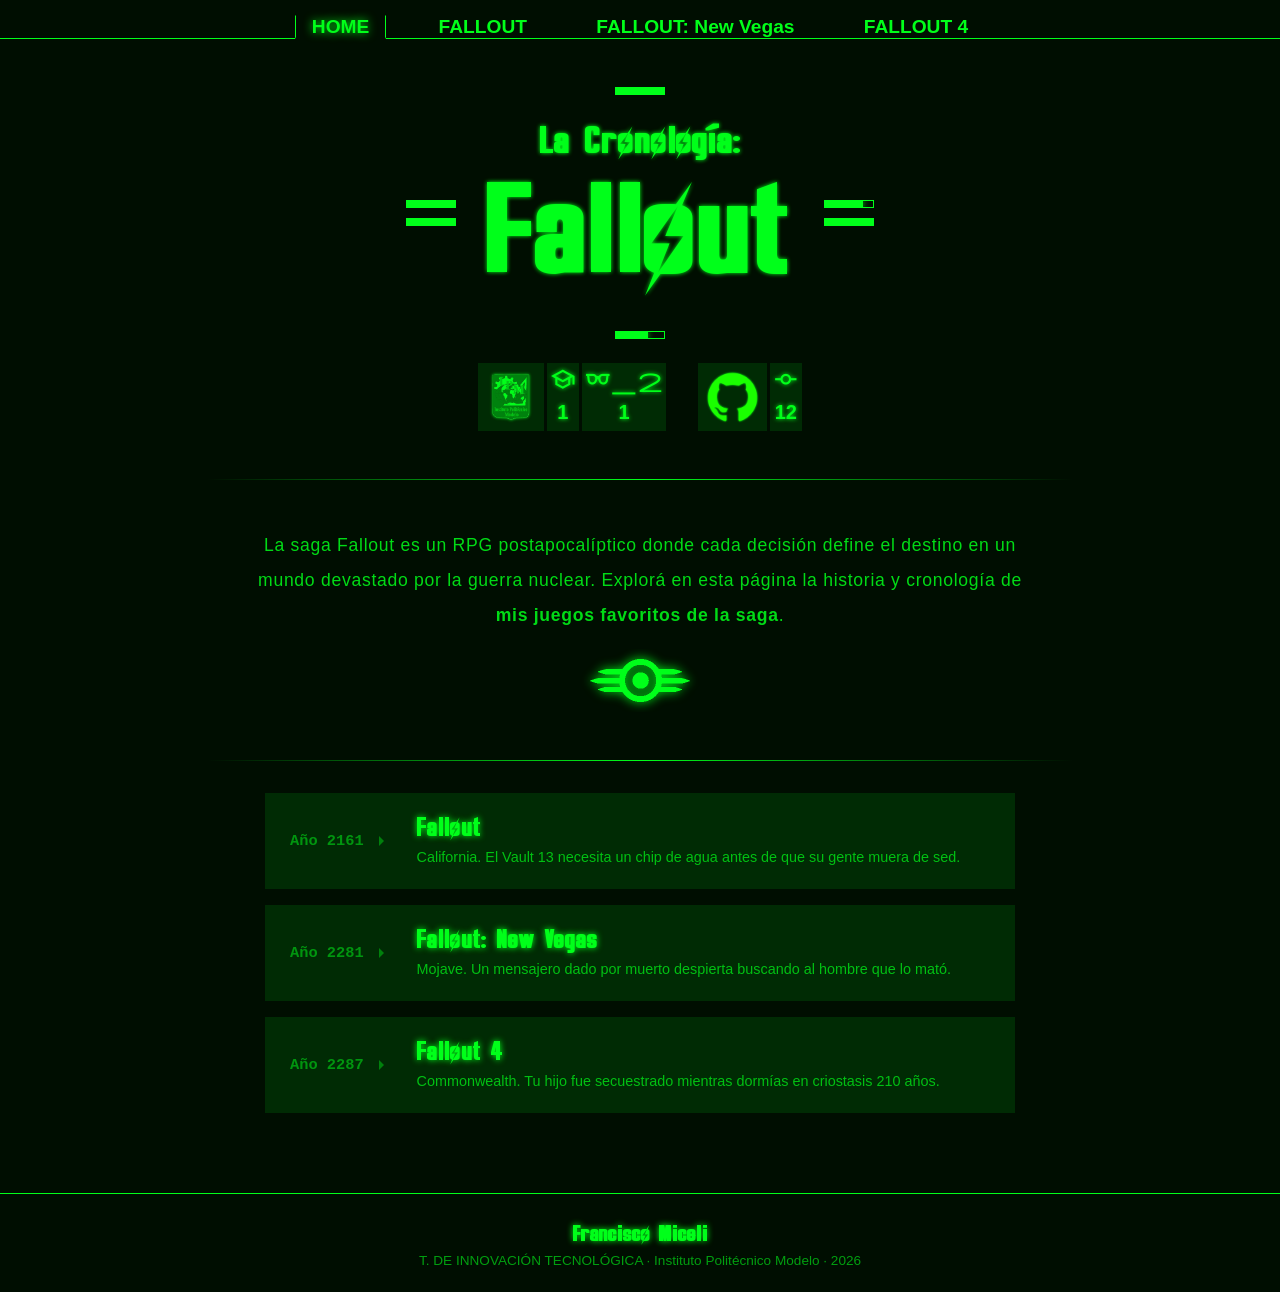
<file: paginaMiceli/index.html>
<!DOCTYPE html>
<html lang="en">
<head>
  <meta charset="UTF-8">
  <meta name="viewport" content="width=device-width, initial-scale=1.0">
  <title>Fallout: Cronología</title>
  <link rel="shortcut icon" href="img/logo100px.png" type="image/x-icon">
  <link rel="stylesheet" href="styles.css">
  <link rel="stylesheet" href="https://fonts.googleapis.com/css2?family=Material+Symbols+Outlined:opsz,wght,FILL,GRAD@24,300,1,0&icon_names=arrow_right,commit,eyeglasses_2,fork_right,person,school" />
</head>
<body>
  <header class="header">
    <nav class="headerNav" id="mainNav">
      <ul class="headerList">
        <li class="headerItem">
          <a href="index.html" class="headerLink active" data-mobile="H ">HOME</a>                
        </li>
        <li class="headerItem">
          <a href="fallout.html" class="headerLink" data-mobile="F1">FALLOUT</a>
        </li>
        <li class="headerItem">
          <a href="falloutnv.html" class="headerLink" data-mobile="FNV">FALLOUT: New Vegas</a>
        </li>
        <li class="headerItem">
          <a href="fallout4.html" class="headerLink" data-mobile="F4">FALLOUT 4</a>
        </li>
    </ul>
    </nav>      
  </header>

  <main>
  <section class="heroSection">
    <div class="pipboyConditionContainer">

      <div class="conditionArriba">
        <div class="statBarH"><div class="statFill" style="width:100%"></div></div>
      </div>

      <div class="conditionMedio">
        <div class="conditionBarras conditionBarrasIzquierda">
          <div class="statBarH"><div class="statFill" style="width:100%"></div></div>
          <div class="statBarH"><div class="statFill" style="width:100%"></div></div>
        </div>

        <div class="textoMedio">
          <h1 class="titulos">
            <span class="titulo parteArriba textoEspecialHover">
              La Cronología:
            </span>
            <span class="titulo parteAbajo textoEspecialHover">
              Fallout
            </span>
          </h1>
        </div>

        <div class="conditionBarras conditionBarrasDerecha">
          <div class="statBarH"><div class="statFill" style="width:80%"></div></div>
          <div class="statBarH"><div class="statFill" style="width:100%"></div></div>
        </div>
      </div>

      <div class="conditionAbajo">
        <div class="statBarH"><div class="statFill" style="width:67%"></div></div>
      </div>

    </div>
    <div class="infoContainer">
      <div class="box">
        <a href="https://www.ipm.edu.ar" class="logoContainer" target="_blank">
          <img src="img/logoPoli.png" alt="logo del instituto politécnico modelo" title="Para TP del Instituto Politécnico Modelo">
        </a>
        <div class="dataContainer" title="Creador de la Página/Alumno: Francisco Miceli">
          <span class="material-symbols-outlined">school</span>
          <p>1</p>
        </div>
        <div class="dataContainer" title="Profesor: Franco Callipo">
          <span class="material-symbols-outlined">eyeglasses_2</span>
          <p>1</p>
        </div>
      </div>
      <div class="box">
        <a href="https://github.com/Instituto-Politecnico-Modelo/Miceli-Tabuada-EjerciciosFront/tree/main" class="logoContainer" target="_blank">
          <img src="img/logoGithub.png" alt="logo de github" title="Repositorio Github">
        </a>
        <div class="dataContainer" title="Cantidad de Commits en Github: 12">
          <span class="material-symbols-outlined">commit</span>
          <p>12</p>
        </div>
      </div>
    </div>
  </section>
    
    <section class="introSection">
      <h3 class="introDesc">
        La saga Fallout es un RPG postapocalíptico donde cada decisión define el destino en un mundo devastado por la guerra nuclear.
        Explorá en esta página la historia y cronología de <strong class="textoEspecialHover">mis juegos favoritos de la saga</strong>.
      </h3>
      <img src="img/logoVaulttec.png" alt="logo de Vault-Tec" class="introFoto">
    </section>

    <section class="gamesSection">
      <a href="fallout.html" class="gameCard">
        <div class="gameIzquierda">
          <span class="gameYear">Año 2161</span>
          <span class="material-symbols-outlined gameArrow">arrow_right</span>
        </div>
        <div class="gameDerecha">
          <h2 class="gameTitle">Fallout</h2>
          <p class="gameDesc">California. El Vault 13 necesita un chip de agua antes de que su gente muera de sed.</p>
        </div>
      </a>
      <a href="falloutnv.html" class="gameCard">
        <div class="gameIzquierda">
          <span class="gameYear">Año 2281</span>
          <span class="material-symbols-outlined gameArrow">arrow_right</span>
        </div>
        <div class="gameDerecha">
          <h2 class="gameTitle">Fallout: New Vegas</h2>
          <p class="gameDesc">Mojave. Un mensajero dado por muerto despierta buscando al hombre que lo mató.</p>
        </div>
      </a>
      <a href="fallout4.html" class="gameCard">
        <div class="gameIzquierda">
          <span class="gameYear">Año 2287</span>
          <span class="material-symbols-outlined gameArrow">arrow_right</span>
        </div>
        <div class="gameDerecha">
          <h2 class="gameTitle">Fallout 4</h2>
          <p class="gameDesc">Commonwealth. Tu hijo fue secuestrado mientras dormías en criostasis 210 años.</p>
        </div>
      </a>
    </section>

  </main>

  <footer class="footer">
    <a class="textoEspecialHover footerNombre" href="https://www.instagram.com/franmicelii/" target="_blank">Francisco Miceli</a>
    <p class="footerInfo">T. DE INNOVACIÓN TECNOLÓGICA · Instituto Politécnico Modelo · 2026</p>
  </footer>

</body>
</html>
</file>
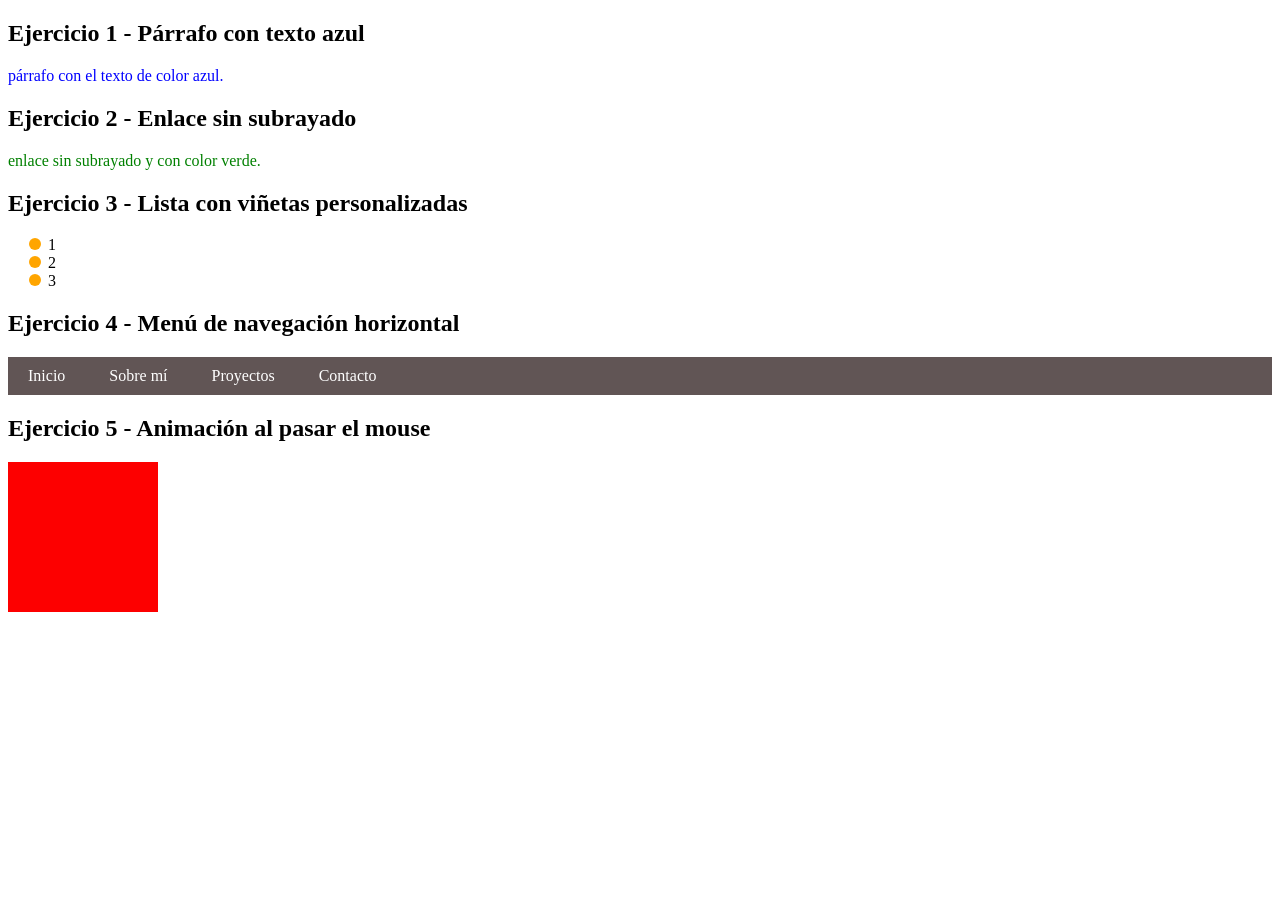
<file: EjerciciosFront/CssP1/index.html>
<!DOCTYPE html>
<html lang="es">
<head>
    <meta charset="UTF-8">
    <title>Ejercicios CSS</title>
    <link rel="stylesheet" href="styles.css">
</head>
<body>

    <h2>Ejercicio 1 - Párrafo con texto azul</h2>
    <p class="parrafo-azul">párrafo con el texto de color azul.</p>

    <h2>Ejercicio 2 - Enlace sin subrayado</h2>
    <a class="enlace-custom" href="#"> enlace sin subrayado y con color verde.</a>

    <h2>Ejercicio 3 - Lista con viñetas personalizadas</h2>
    <ul class="lista-custom">
        <li>1</li>
        <li>2</li>
        <li>3</li>
    </ul>

    <h2>Ejercicio 4 - Menú de navegación horizontal</h2>
    <ul class="menu">
        <li><a href="#">Inicio</a></li>
        <li><a href="#">Sobre mí</a></li>
        <li><a href="#">Proyectos</a></li>
        <li><a href="#">Contacto</a></li>
    </ul>

    <h2>Ejercicio 5 - Animación al pasar el mouse</h2>
    <div class="caja"></div>

</body>
</html>
</file>
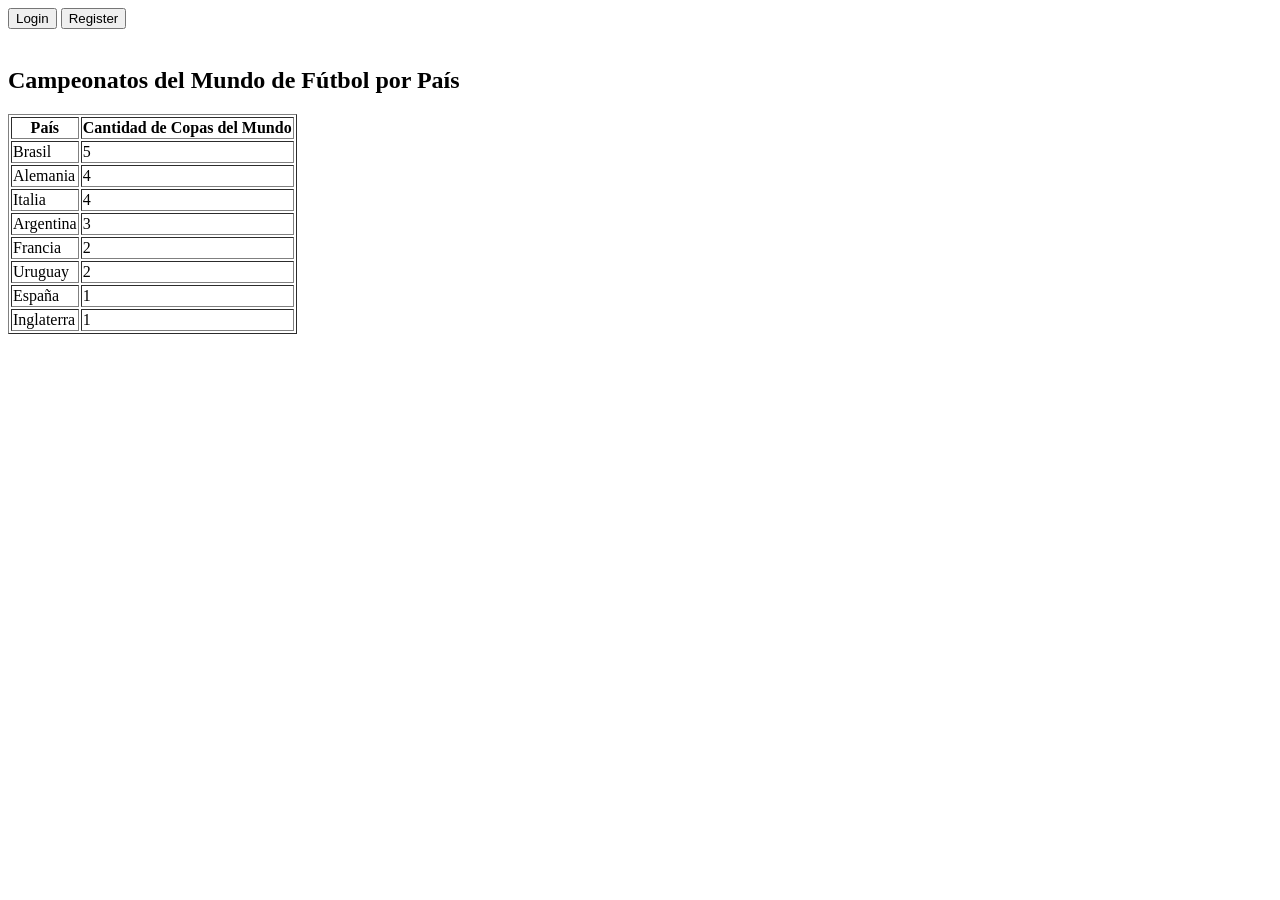
<file: EjerciciosFront/HtmlP2/index.html>
<!DOCTYPE html>
<html lang="es">
<head>
    <meta charset="UTF-8">
    <title>Copas del Mundo por País</title>
</head>
<body>

    <div>
        <button onclick="location.href='login.html'">Login</button>
        <button onclick="location.href='register.html'">Register</button>
    </div>

    <br>

    <h2>Campeonatos del Mundo de Fútbol por País</h2>

    <table border="1">
        <thead>
            <tr>
                <th>País</th>
                <th>Cantidad de Copas del Mundo</th>
            </tr>
        </thead>
        <tbody>
            <tr>
                <td>Brasil</td>
                <td>5</td>
            </tr>
            <tr>
                <td>Alemania</td>
                <td>4</td>
            </tr>
            <tr>
                <td>Italia</td>
                <td>4</td>
            </tr>
            <tr>
                <td>Argentina</td>
                <td>3</td>
            </tr>
            <tr>
                <td>Francia</td>
                <td>2</td>
            </tr>
            <tr>
                <td>Uruguay</td>
                <td>2</td>
            </tr>
            <tr>
                <td>España</td>
                <td>1</td>
            </tr>
            <tr>
                <td>Inglaterra</td>
                <td>1</td>
            </tr>
        </tbody>
    </table>

</body>
</html>
</file>
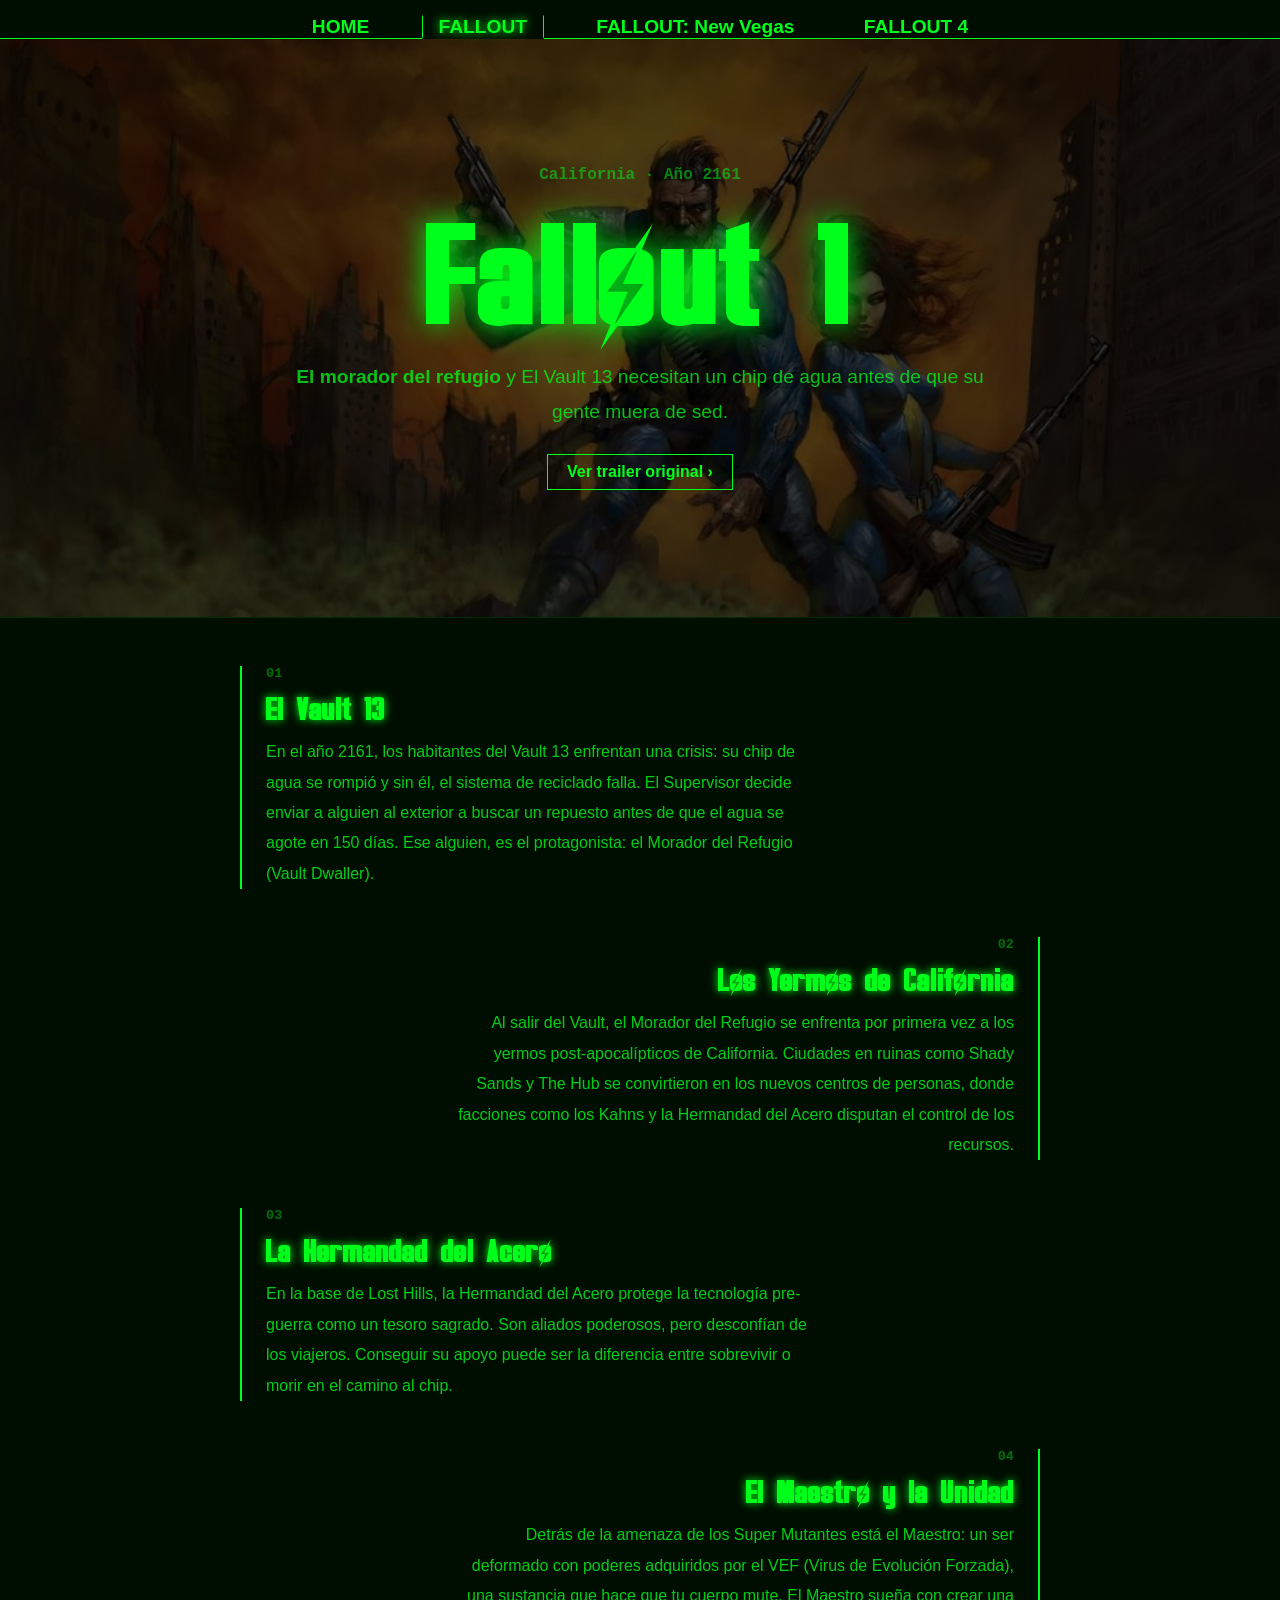
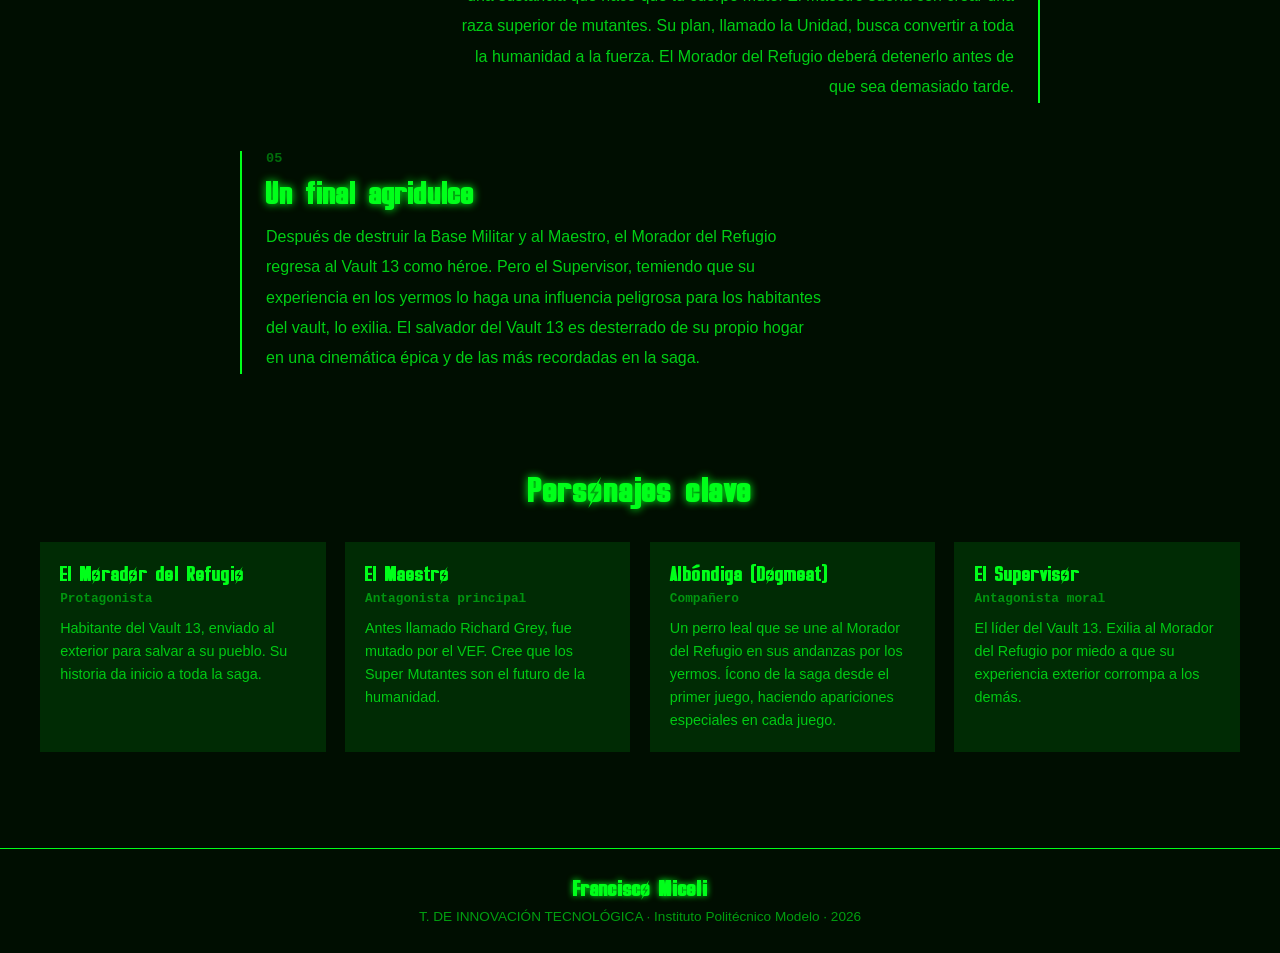
<file: paginaMiceli/fallout.html>
<!DOCTYPE html>
<html lang="en">
<head>
  <meta charset="UTF-8">
  <meta name="viewport" content="width=device-width, initial-scale=1.0">
  <title>Fallout 1: Cronología</title>
  <link rel="shortcut icon" href="img/logo100px.png" type="image/x-icon">
  <link rel="stylesheet" href="styles.css">
  <link rel="stylesheet" href="fallout.css">
  <link rel="stylesheet" href="https://fonts.googleapis.com/css2?family=Material+Symbols+Outlined:opsz,wght,FILL,GRAD@24,300,0,0&icon_names=fork_right" />
  <link rel="stylesheet" href="https://fonts.googleapis.com/css2?family=Material+Symbols+Outlined:opsz,wght,FILL,GRAD@24,300,0,0&icon_names=person" />
</head>
<body>
  <header class="header">
    <nav class="headerNav" id="mainNav">
      <ul class="headerList">
        <li class="headerItem">
          <a href="index.html" class="headerLink" data-mobile="H">HOME</a>                
        </li>
        <li class="headerItem">
          <a href="fallout.html" class="headerLink active" data-mobile="F1">FALLOUT</a>
        </li>
        <li class="headerItem">
          <a href="falloutnv.html" class="headerLink" data-mobile="FNV">FALLOUT: New Vegas</a>
        </li>
        <li class="headerItem">
          <a href="fallout4.html" class="headerLink" data-mobile="F4">FALLOUT 4</a>
        </li>
    </ul>
    </nav>      
  </header>

  <main>

    <section class="heroSection1">
      <div class="gameHero">
        <div class="gameHeroContent">
          <p class="gameHeroYear">California · Año 2161</p>
          <h1 class="gameHeroTitle textoEspecialHover">Fallout 1</h1>
          <h4 class="gameHeroSub"><strong class="textoEspecialHover">El morador del refugio</strong> y El Vault 13 necesitan un chip de agua antes de que su gente muera de sed.</h4>
          <a href="https://www.youtube.com/watch?v=60vqfUQHqc0" target="_blank" rel="noopener" class="gameHeroLink">Ver trailer original ›</a>
        </div>
      </div>
    </section>
    
    <section class="storyline">

      <article class="storyChapter">
        <div class="chapterText">
          <span class="chapterNumber">01</span>
          <h2 class="chapterTitle">El Vault 13</h2>
          <p class="chapterDesc">
            En el año 2161, los habitantes del Vault 13 enfrentan una crisis: su chip de agua se rompió y sin él,
            el sistema de reciclado falla. El Supervisor decide enviar a alguien al exterior a buscar un repuesto
            antes de que el agua se agote en 150 días. Ese alguien, es el protagonista: el Morador del Refugio (Vault Dwaller).
          </p>
        </div>
      </article>

      <article class="storyChapter chapterReverse">
        <div class="chapterText">
          <span class="chapterNumber">02</span>
          <h2 class="chapterTitle">Los Yermos de California</h2>
          <p class="chapterDesc">
            Al salir del Vault, el Morador del Refugio se enfrenta por primera vez a los yermos post-apocalípticos
            de California. Ciudades en ruinas como Shady Sands y The Hub se convirtieron en los nuevos centros
            de personas, donde facciones como los Kahns y la Hermandad del Acero disputan el control de los recursos.
          </p>
        </div>
      </article>

      <article class="storyChapter">
        <div class="chapterText">
          <span class="chapterNumber">03</span>
          <h2 class="chapterTitle">La Hermandad del Acero</h2>
          <p class="chapterDesc">
            En la base de Lost Hills, la Hermandad del Acero protege la tecnología pre-guerra como un tesoro
            sagrado. Son aliados poderosos, pero desconfían de los viajeros. Conseguir su apoyo puede ser la
            diferencia entre sobrevivir o morir en el camino al chip.
          </p>
        </div>
      </article>

      <article class="storyChapter chapterReverse">
        <div class="chapterText">
          <span class="chapterNumber">04</span>
          <h2 class="chapterTitle">El Maestro y la Unidad</h2>
          <p class="chapterDesc">
            Detrás de la amenaza de los Super Mutantes está el Maestro: un ser deformado con poderes adquiridos
            por el VEF (Virus de Evolución Forzada), una sustancia que hace que tu cuerpo mute. El Maestro sueña con crear 
            una raza superior de mutantes. Su plan, llamado la Unidad, busca convertir a toda la humanidad a la fuerza.
            El Morador del Refugio deberá detenerlo antes de que sea demasiado tarde.
          </p>
        </div>
      </article>

      <article class="storyChapter">
        <div class="chapterText">
          <span class="chapterNumber">05</span>
          <h2 class="chapterTitle">Un final agridulce</h2>
          <p class="chapterDesc">
            Después de destruir la Base Militar y al Maestro, el Morador del Refugio regresa al Vault 13 como héroe.
            Pero el Supervisor, temiendo que su experiencia en los yermos lo haga una influencia peligrosa para
            los habitantes del vault, lo exilia. El salvador del Vault 13 es desterrado de su propio hogar 
            en una cinemática épica y de las más recordadas en la saga.
          </p>
        </div>
      </article>

    </section>

    <section class="personajesSection">
      <h2 class="personajesTitle textoEspecialHover">Personajes clave</h2>
      <div class="personajesGrid">
        <div class="personajeCard">
          <h3 class="personajeName ">El Morador del Refugio</h3>
          <p class="personajeRol">Protagonista</p>
          <p class="personajeDesc">Habitante del Vault 13, enviado al exterior para salvar a su pueblo.
            Su historia da inicio a toda la saga.</p>
        </div>
        <div class="personajeCard">
          <h3 class="personajeName">El Maestro</h3>
          <p class="personajeRol">Antagonista principal</p>
          <p class="personajeDesc">Antes llamado Richard Grey, fue mutado por el VEF. Cree que los Super Mutantes son el futuro de la humanidad.</p>
        </div>
        <div class="personajeCard">
          <h3 class="personajeName">Albóndiga (Dogmeat)</h3>
          <p class="personajeRol">Compañero</p>
          <p class="personajeDesc">Un perro leal que se une al Morador del Refugio en sus andanzas por los yermos.
            Ícono de la saga desde el primer juego, haciendo apariciones especiales en cada juego.</p>
        </div>
        <div class="personajeCard">
          <h3 class="personajeName">El Supervisor</h3>
          <p class="personajeRol">Antagonista moral</p>
          <p class="personajeDesc">El líder del Vault 13. 
            Exilia al Morador del Refugio por miedo a que su experiencia exterior corrompa a los demás.</p>
        </div>
      </div>
    </section>

  </main>

  <footer class="footer">
    <a class="textoEspecialHover footerNombre" href="https://www.instagram.com/franmicelii/" target="_blank">Francisco Miceli</a>
    <p class="footerInfo">T. DE INNOVACIÓN TECNOLÓGICA · Instituto Politécnico Modelo · 2026</p>
  </footer>
</body>
</html>
</file>
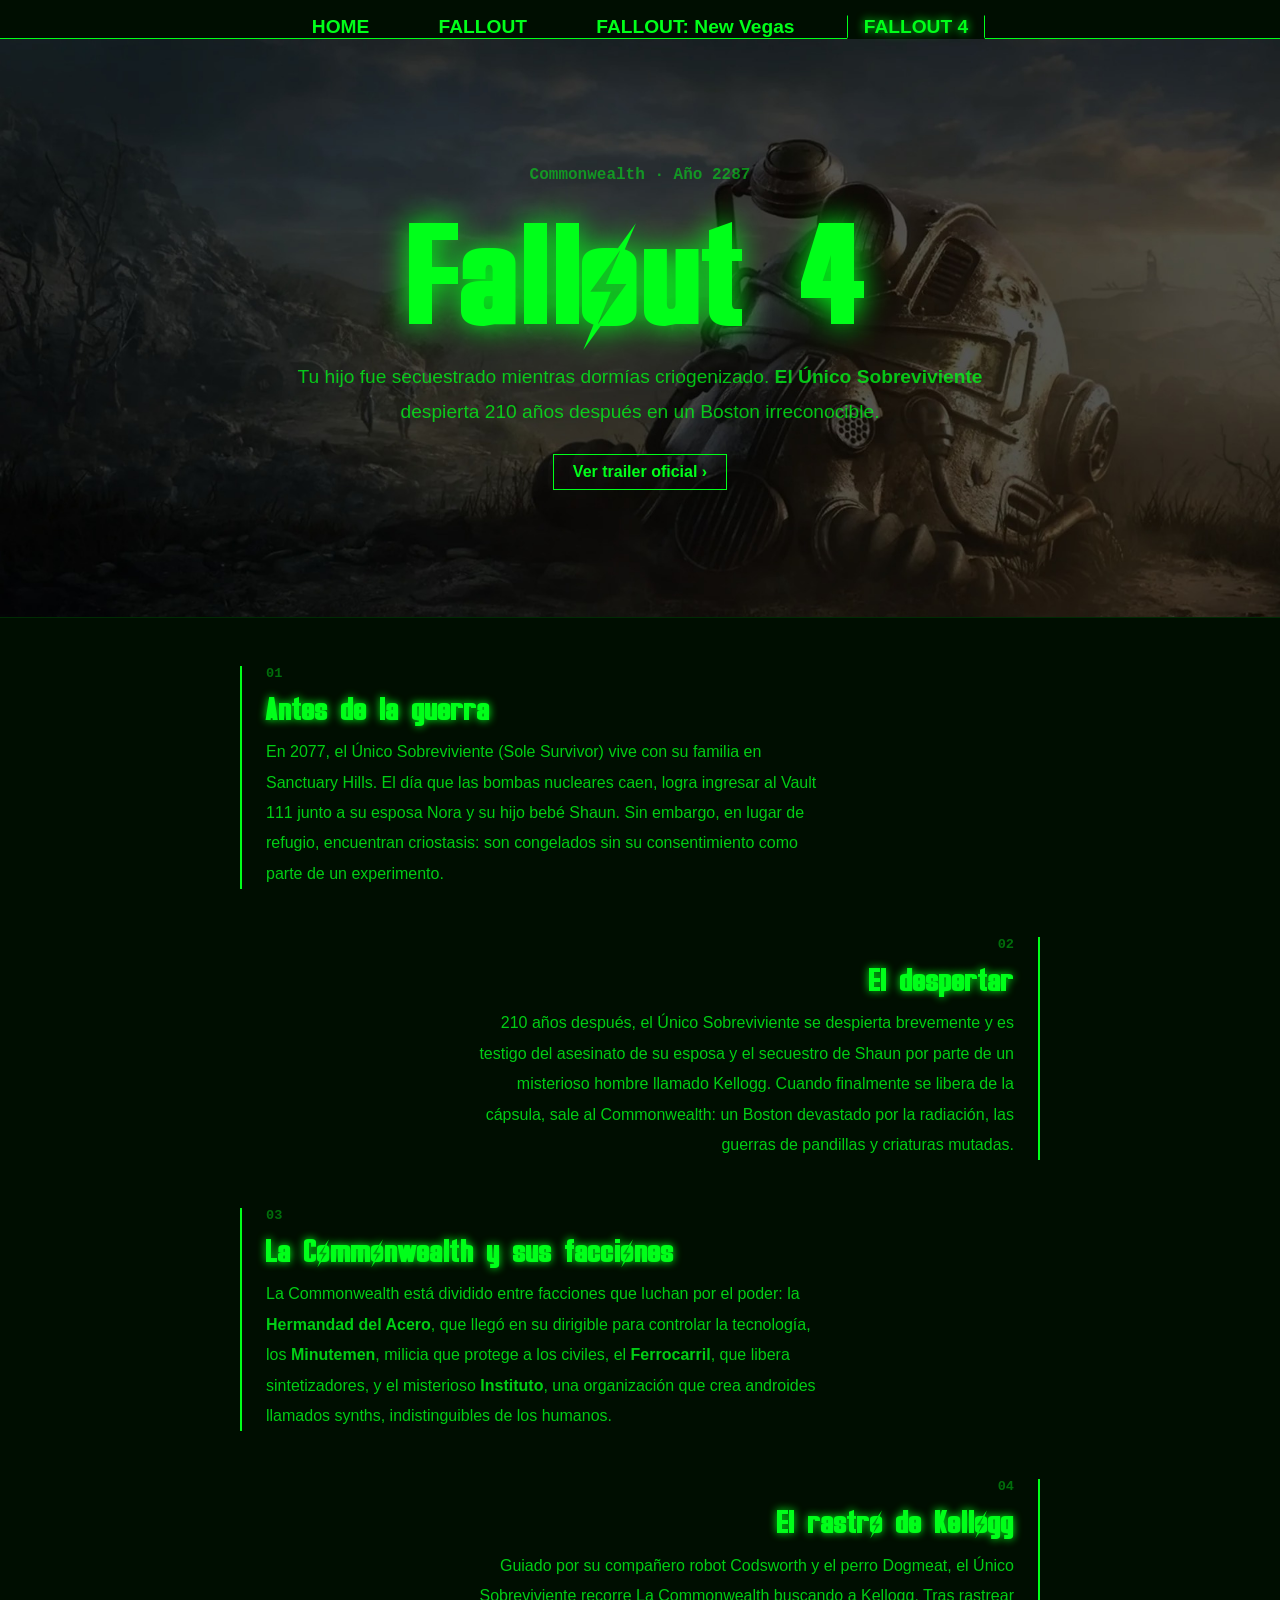
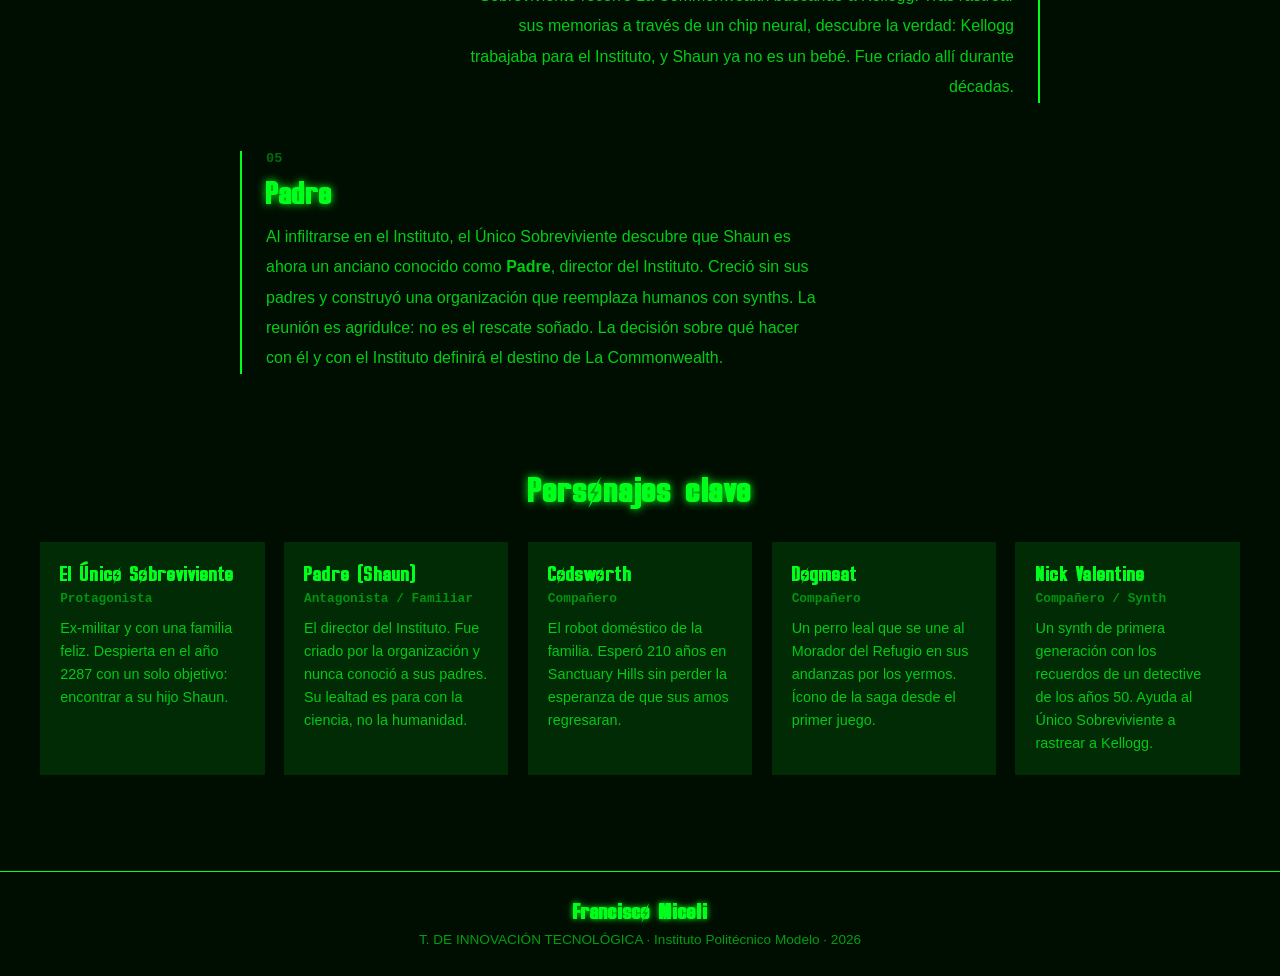
<file: paginaMiceli/fallout4.html>
<!DOCTYPE html>
<html lang="en">
<head>
  <meta charset="UTF-8">
  <meta name="viewport" content="width=device-width, initial-scale=1.0">
  <title>Fallout 4: Cronología</title>
  <link rel="shortcut icon" href="img/logo100px.png" type="image/x-icon">
  <link rel="stylesheet" href="styles.css">
  <link rel="stylesheet" href="fallout.css">
  <link rel="stylesheet" href="fallout4.css">
</head>
<body>
  <header class="header">
    <nav class="headerNav" id="mainNav">
      <ul class="headerList">
        <li class="headerItem">
          <a href="index.html" class="headerLink" data-mobile="H">HOME</a>
        </li>
        <li class="headerItem">
          <a href="fallout.html" class="headerLink" data-mobile="F1">FALLOUT</a>
        </li>
        <li class="headerItem">
          <a href="falloutnv.html" class="headerLink" data-mobile="FNV">FALLOUT: New Vegas</a>
        </li>
        <li class="headerItem">
          <a href="fallout4.html" class="headerLink active" data-mobile="F4">FALLOUT 4</a>
        </li>
      </ul>
    </nav>
  </header>

  <main>

    <section class="heroSection4">
      <div class="gameHero">
        <div class="gameHeroContent">
          <p class="gameHeroYear">Commonwealth · Año 2287</p>
          <h1 class="gameHeroTitle textoEspecialHover">Fallout 4</h1>
          <h4 class="gameHeroSub">Tu hijo fue secuestrado mientras dormías criogenizado. <strong class="textoEspecialHover">El Único Sobreviviente</strong> despierta 210 años después en un Boston irreconocible.</h4>
          <a href="https://www.youtube.com/watch?v=X5aJfebzkrM" target="_blank" rel="noopener" class="gameHeroLink">Ver trailer oficial ›</a>
        </div>
      </div>
    </section>

    <section class="storyline">

      <article class="storyChapter">
        <div class="chapterText">
          <span class="chapterNumber">01</span>
          <h2 class="chapterTitle">Antes de la guerra</h2>
          <p class="chapterDesc">
            En 2077, el Único Sobreviviente (Sole Survivor) vive con su familia en Sanctuary Hills. El día que las bombas nucleares caen,
            logra ingresar al Vault 111 junto a su esposa Nora y su hijo bebé Shaun. Sin embargo, en lugar de refugio,
            encuentran criostasis: son congelados sin su consentimiento como parte de un experimento.
          </p>
        </div>
      </article>

      <article class="storyChapter chapterReverse">
        <div class="chapterText">
          <span class="chapterNumber">02</span>
          <h2 class="chapterTitle">El despertar</h2>
          <p class="chapterDesc">
            210 años después, el Único Sobreviviente se despierta brevemente y es testigo del asesinato de su esposa
            y el secuestro de Shaun por parte de un misterioso hombre llamado Kellogg. Cuando finalmente se
            libera de la cápsula, sale al Commonwealth: un Boston devastado por la radiación, las guerras de
            pandillas y criaturas mutadas.
          </p>
        </div>
      </article>

      <article class="storyChapter">
        <div class="chapterText">
          <span class="chapterNumber">03</span>
          <h2 class="chapterTitle">La Commonwealth y sus facciones</h2>
          <p class="chapterDesc">
            La Commonwealth está dividido entre facciones que luchan por el poder: la <strong>Hermandad del Acero</strong>,
            que llegó en su dirigible para controlar la tecnología, los <strong>Minutemen</strong>, milicia que protege
            a los civiles, el <strong>Ferrocarril</strong>, que libera sintetizadores, y el misterioso
            <strong>Instituto</strong>, una organización que crea androides llamados synths, indistinguibles de los humanos.
          </p>
        </div>
      </article>

      <article class="storyChapter chapterReverse">
        <div class="chapterText">
          <span class="chapterNumber">04</span>
          <h2 class="chapterTitle">El rastro de Kellogg</h2>
          <p class="chapterDesc">
            Guiado por su compañero robot Codsworth y el perro Dogmeat, el Único Sobreviviente recorre La Commonwealth
            buscando a Kellogg. Tras rastrear sus memorias a través de un chip neural, descubre la verdad:
            Kellogg trabajaba para el Instituto, y Shaun ya no es un bebé. Fue criado allí durante décadas.
          </p>
        </div>
      </article>

      <article class="storyChapter">
        <div class="chapterText">
          <span class="chapterNumber">05</span>
          <h2 class="chapterTitle">Padre</h2>
          <p class="chapterDesc">
            Al infiltrarse en el Instituto, el Único Sobreviviente descubre que Shaun es ahora un anciano conocido
            como <strong>Padre</strong>, director del Instituto. Creció sin sus padres y construyó una
            organización que reemplaza humanos con synths. La reunión es agridulce: no es el rescate soñado.
            La decisión sobre qué hacer con él y con el Instituto definirá el destino de La Commonwealth.
          </p>
        </div>
      </article>

    </section>

    <section class="personajesSection">
      <h2 class="personajesTitle textoEspecialHover">Personajes clave</h2>
      <div class="personajesGrid">
        <div class="personajeCard">
          <h3 class="personajeName">El Único Sobreviviente</h3>
          <p class="personajeRol">Protagonista</p>
          <p class="personajeDesc">Ex-militar y con una familia feliz. Despierta en el año 2287 con un solo objetivo: encontrar a su hijo Shaun.</p>
        </div>
        <div class="personajeCard">
          <h3 class="personajeName">Padre (Shaun)</h3>
          <p class="personajeRol">Antagonista / Familiar</p>
          <p class="personajeDesc">El director del Instituto. Fue criado por la organización y nunca conoció a sus padres. Su lealtad es para con la ciencia, no la humanidad.</p>
        </div>
        <div class="personajeCard">
          <h3 class="personajeName">Codsworth</h3>
          <p class="personajeRol">Compañero</p>
          <p class="personajeDesc">El robot doméstico de la familia. Esperó 210 años en Sanctuary Hills sin perder la esperanza de que sus amos regresaran.</p>
        </div>
        <div class="personajeCard">
          <h3 class="personajeName">Dogmeat</h3>
          <p class="personajeRol">Compañero</p>
          <p class="personajeDesc">Un perro leal que se une al Morador del Refugio en sus andanzas por los yermos. Ícono de la saga desde el primer juego.</p>
        </div>
        <div class="personajeCard">
          <h3 class="personajeName">Nick Valentine</h3>
          <p class="personajeRol">Compañero / Synth</p>
          <p class="personajeDesc">Un synth de primera generación con los recuerdos de un detective de los años 50. Ayuda al Único Sobreviviente a rastrear a Kellogg.</p>
        </div>
      </div>
    </section>

  </main>

  <footer class="footer">
    <a class="textoEspecialHover footerNombre" href="https://www.instagram.com/franmicelii/" target="_blank">Francisco Miceli</a>
    <p class="footerInfo">T. DE INNOVACIÓN TECNOLÓGICA · Instituto Politécnico Modelo · 2026</p>
  </footer>
</body>
</html>
</file>
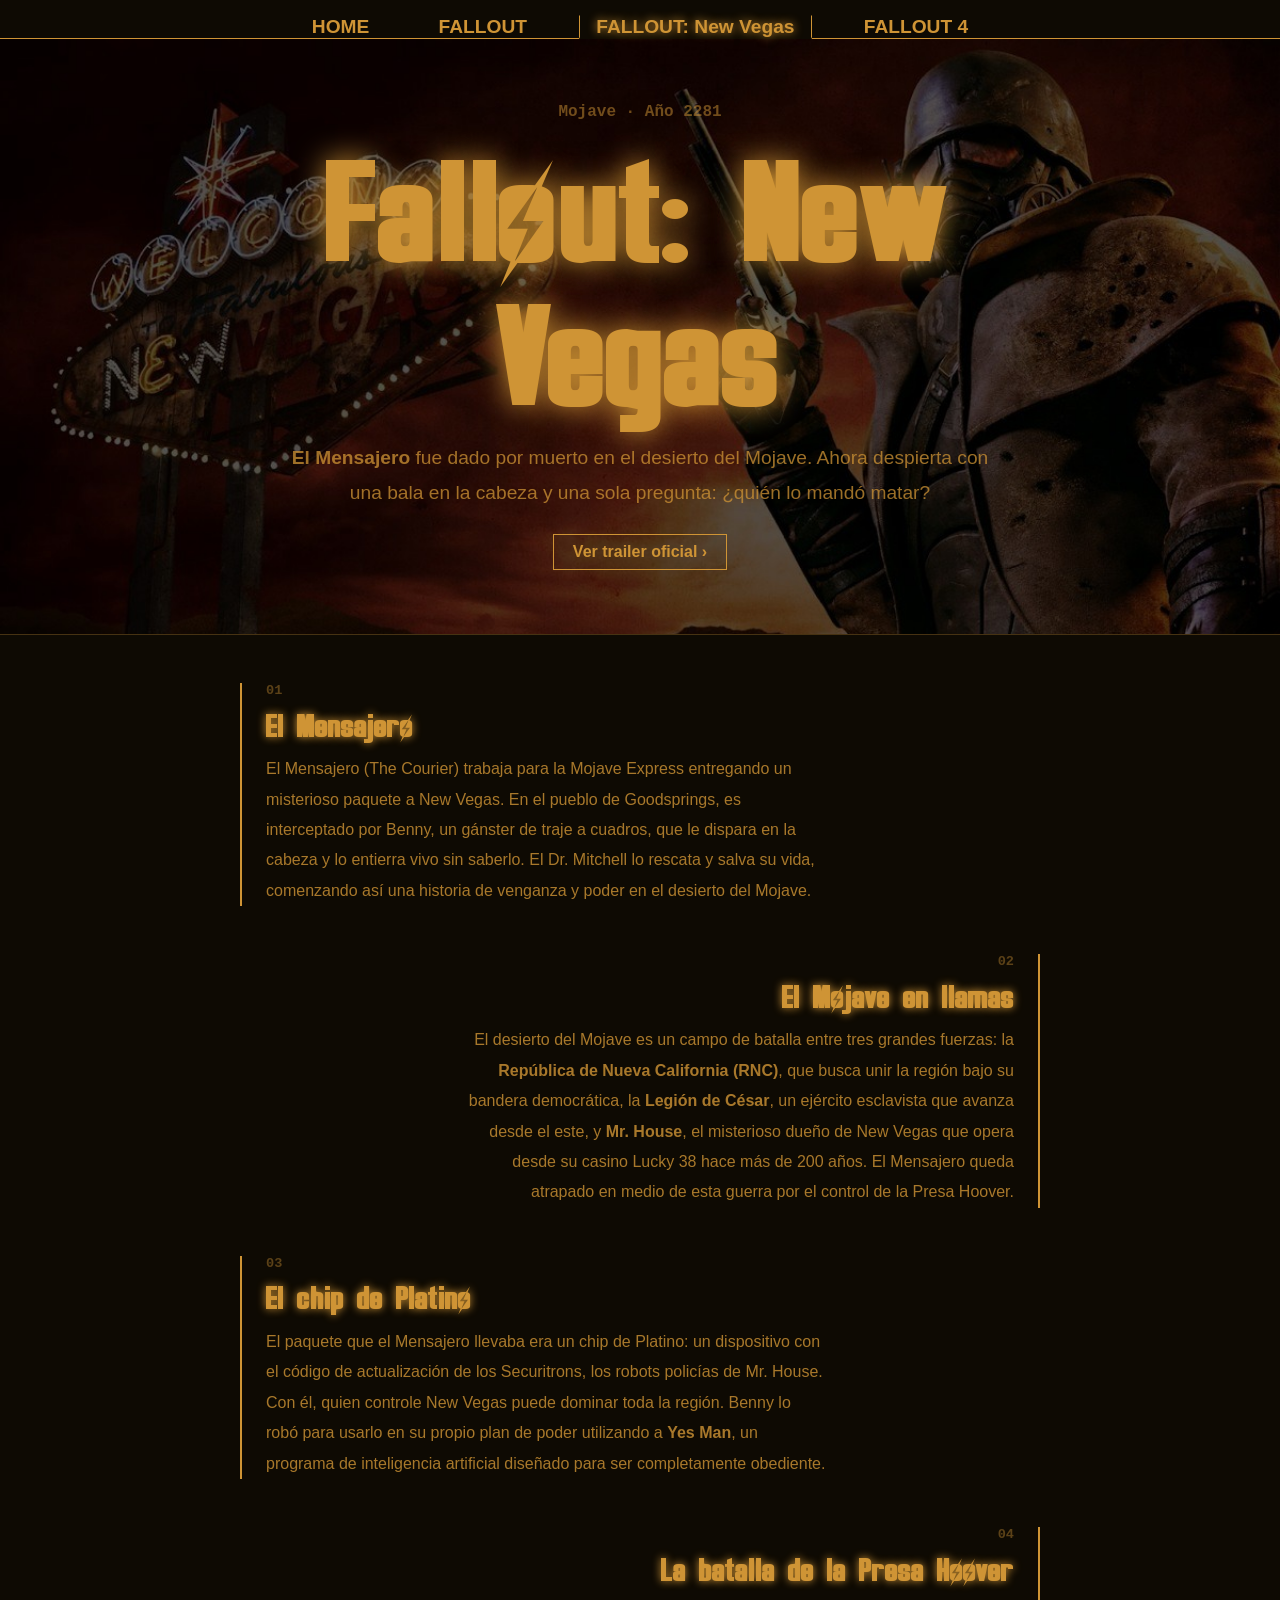
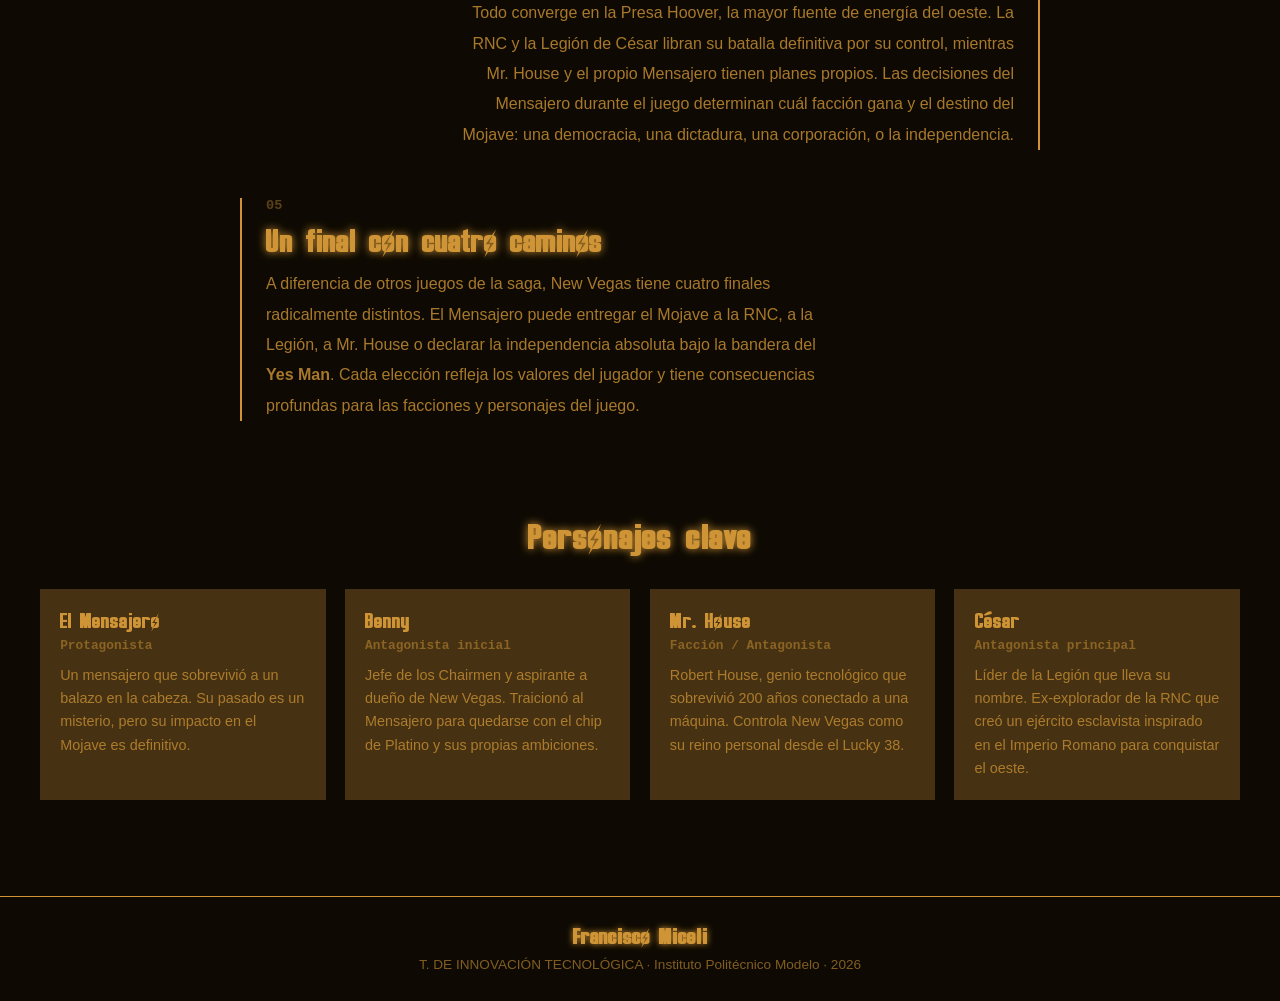
<file: paginaMiceli/falloutnv.html>
<!DOCTYPE html>
<html lang="en">
<head>
  <meta charset="UTF-8">
  <meta name="viewport" content="width=device-width, initial-scale=1.0">
  <title>Fallout New Vegas: Cronología</title>
  <link rel="shortcut icon" href="img/logo100px.png" type="image/x-icon">
  <link rel="stylesheet" href="styles.css">
  <link rel="stylesheet" href="fallout.css">
  <link rel="stylesheet" href="falloutnv.css">
</head>
<body>
  <header class="header">
    <nav class="headerNav" id="mainNav">
      <ul class="headerList">
        <li class="headerItem">
          <a href="index.html" class="headerLink" data-mobile="H">HOME</a>
        </li>
        <li class="headerItem">
          <a href="fallout.html" class="headerLink" data-mobile="F1">FALLOUT</a>
        </li>
        <li class="headerItem">
          <a href="falloutnv.html" class="headerLink active" data-mobile="FNV">FALLOUT: New Vegas</a>
        </li>
        <li class="headerItem">
          <a href="fallout4.html" class="headerLink" data-mobile="F4">FALLOUT 4</a>
        </li>
      </ul>
    </nav>
  </header>

  <main>

    <section class="heroSectionNV">
      <div class="gameHero">
        <div class="gameHeroContent">
          <p class="gameHeroYear">Mojave · Año 2281</p>
          <h1 class="gameHeroTitle textoEspecialHover">Fallout: New Vegas</h1>
          <h4 class="gameHeroSub"><strong class="textoEspecialHover">El Mensajero</strong> fue dado por muerto en el desierto del Mojave. Ahora despierta con una bala en la cabeza y una sola pregunta: ¿quién lo mandó matar?</h4>
          <a href="https://www.youtube.com/watch?v=l-x-1fm2cq8" target="_blank" rel="noopener" class="gameHeroLink">Ver trailer oficial ›</a>
        </div>
      </div>
    </section>

    <section class="storyline">

      <article class="storyChapter">
        <div class="chapterText">
          <span class="chapterNumber">01</span>
          <h2 class="chapterTitle">El Mensajero</h2>
          <p class="chapterDesc">
            El Mensajero (The Courier) trabaja para la Mojave Express entregando un misterioso paquete a New Vegas.
            En el pueblo de Goodsprings, es interceptado por Benny, un gánster de traje a cuadros,
            que le dispara en la cabeza y lo entierra vivo sin saberlo. El Dr. Mitchell lo rescata y salva su vida,
            comenzando así una historia de venganza y poder en el desierto del Mojave.
          </p>
        </div>
      </article>

      <article class="storyChapter chapterReverse">
        <div class="chapterText">
          <span class="chapterNumber">02</span>
          <h2 class="chapterTitle">El Mojave en llamas</h2>
          <p class="chapterDesc">
            El desierto del Mojave es un campo de batalla entre tres grandes fuerzas: la
            <strong>República de Nueva California (RNC)</strong>, que busca unir la región bajo su bandera democrática,
            la <strong>Legión de César</strong>, un ejército esclavista que avanza desde el este,
            y <strong>Mr. House</strong>, el misterioso dueño de New Vegas que opera desde su casino
            Lucky 38 hace más de 200 años. El Mensajero queda atrapado en medio de esta guerra por el control de la Presa Hoover.
          </p>
        </div>
      </article>

      <article class="storyChapter">
        <div class="chapterText">
          <span class="chapterNumber">03</span>
          <h2 class="chapterTitle">El chip de Platino</h2>
          <p class="chapterDesc">
            El paquete que el Mensajero llevaba era un chip de Platino: un dispositivo con el código
            de actualización de los Securitrons, los robots policías de Mr. House. Con él, quien controle
            New Vegas puede dominar toda la región. Benny lo robó para usarlo en su propio plan de poder utilizando
            a <strong>Yes Man</strong>, un programa de inteligencia artificial diseñado para ser completamente obediente.
          </p>
        </div>
      </article>

      <article class="storyChapter chapterReverse">
        <div class="chapterText">
          <span class="chapterNumber">04</span>
          <h2 class="chapterTitle">La batalla de la Presa Hoover</h2>
          <p class="chapterDesc">
            Todo converge en la Presa Hoover, la mayor fuente de energía del oeste. La RNC y la Legión
            de César libran su batalla definitiva por su control, mientras Mr. House y el propio Mensajero
            tienen planes propios. Las decisiones del Mensajero durante el juego determinan cuál facción
            gana y el destino del Mojave: una democracia, una dictadura, una corporación, o la independencia.
          </p>
        </div>
      </article>

      <article class="storyChapter">
        <div class="chapterText">
          <span class="chapterNumber">05</span>
          <h2 class="chapterTitle">Un final con cuatro caminos</h2>
          <p class="chapterDesc">
            A diferencia de otros juegos de la saga, New Vegas tiene cuatro finales radicalmente distintos.
            El Mensajero puede entregar el Mojave a la RNC, a la Legión, a Mr. House o declarar la independencia
            absoluta bajo la bandera del <strong>Yes Man</strong>. Cada elección refleja los valores del jugador
            y tiene consecuencias profundas para las facciones y personajes del juego.
          </p>
        </div>
      </article>

    </section>

    <section class="personajesSection">
      <h2 class="personajesTitle textoEspecialHover">Personajes clave</h2>
      <div class="personajesGrid">
        <div class="personajeCard">
          <h3 class="personajeName">El Mensajero</h3>
          <p class="personajeRol">Protagonista</p>
          <p class="personajeDesc">Un mensajero que sobrevivió a un balazo en la cabeza. Su pasado es un misterio, pero su impacto en el Mojave es definitivo.</p>
        </div>
        <div class="personajeCard">
          <h3 class="personajeName">Benny</h3>
          <p class="personajeRol">Antagonista inicial</p>
          <p class="personajeDesc">Jefe de los Chairmen y aspirante a dueño de New Vegas. Traicionó al Mensajero para quedarse con el chip de Platino y sus propias ambiciones.</p>
        </div>
        <div class="personajeCard">
          <h3 class="personajeName">Mr. House</h3>
          <p class="personajeRol">Facción / Antagonista</p>
          <p class="personajeDesc">Robert House, genio tecnológico que sobrevivió 200 años conectado a una máquina. Controla New Vegas como su reino personal desde el Lucky 38.</p>
        </div>
        <div class="personajeCard">
          <h3 class="personajeName">César</h3>
          <p class="personajeRol">Antagonista principal</p>
          <p class="personajeDesc">Líder de la Legión que lleva su nombre. Ex-explorador de la RNC que creó un ejército esclavista inspirado en el Imperio Romano para conquistar el oeste.</p>
        </div>
      </div>
    </section>

  </main>

  <footer class="footer">
    <a class="textoEspecialHover footerNombre" href="https://www.instagram.com/franmicelii/" target="_blank">Francisco Miceli</a>
    <p class="footerInfo">T. DE INNOVACIÓN TECNOLÓGICA · Instituto Politécnico Modelo · 2026</p>
  </footer>
</body>
</html>
</file>
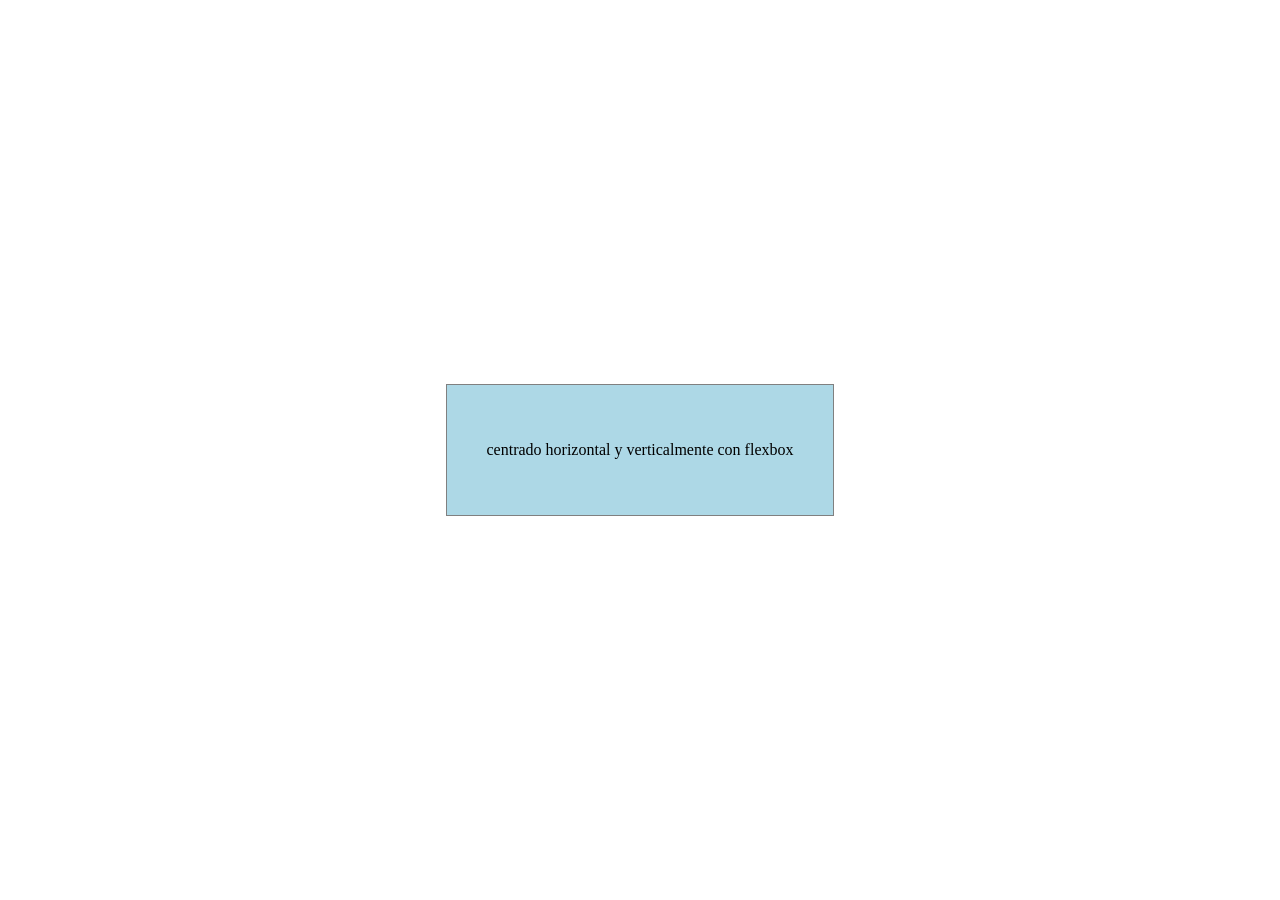
<file: EjerciciosFront/CssP2y3/ejercicio1.html>
<!DOCTYPE html>
<html lang="es">
<head>
    <meta charset="UTF-8">
    <title>Ejercicio 1 - Centrar con Flexbox</title>
    <style>
        body {
            margin: 0;
            height: 100vh;
            display: flex;
            justify-content: center;
            align-items: center;
        }

        .caja {
            background-color: lightblue;
            padding: 40px;
            border: 1px solid gray;
        }
    </style>
</head>
<body>

    <div class="caja">
        <p>centrado horizontal y verticalmente con flexbox</p>
    </div>

</body>
</html>
</file>
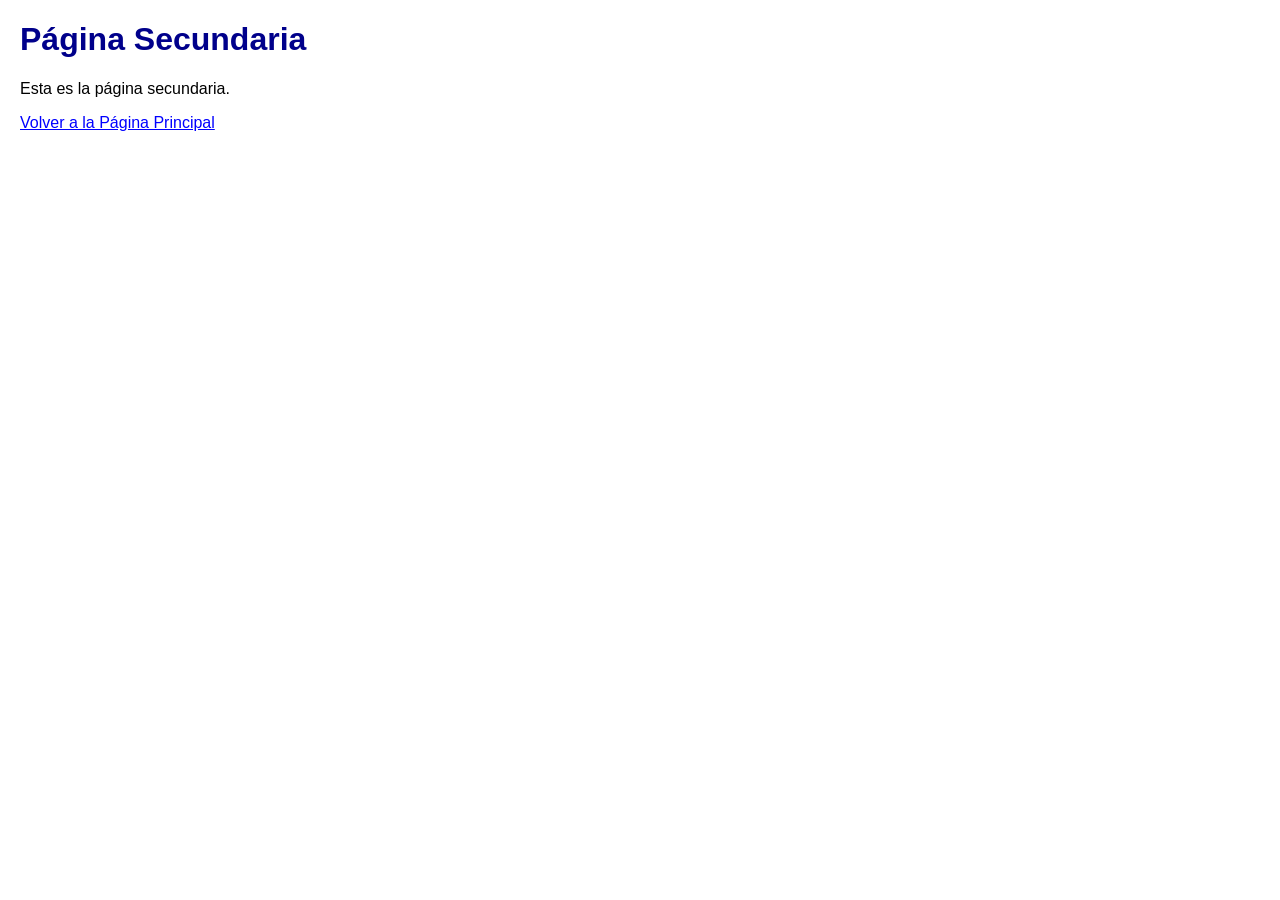
<file: EjerciciosFront/HtmlP1/secundaria.html>
<!DOCTYPE html>
<html lang="es">
<head>
  <meta charset="UTF-8" />
  <meta name="viewport" content="width=device-width, initial-scale=1.0" />
  <title>Página Secundaria</title>
  <link rel="stylesheet" href="styles.css" />
</head>
<body>

  <h1>Página Secundaria</h1>
  <p>Esta es la página secundaria.</p>

  <a href="index.html">Volver a la Página Principal</a>

</body>
</html>
</file>
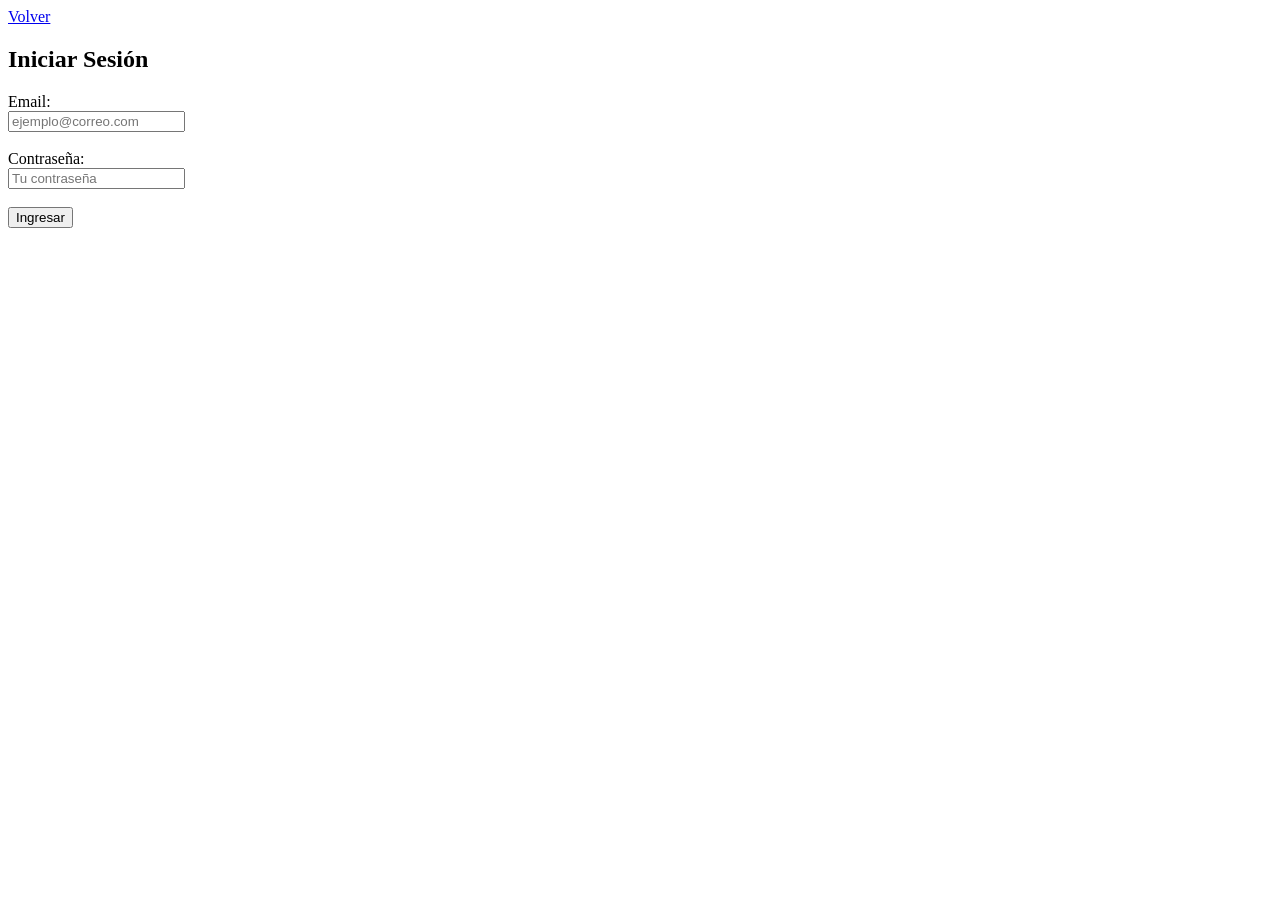
<file: EjerciciosFront/HtmlP2/login.html>
<!DOCTYPE html>
<html lang="es">
<head>
    <meta charset="UTF-8">
    <title>Iniciar Sesión</title>
</head>
<body>

    <a href="../CssP2y3/ejercicio2.html">Volver</a>

    <h2>Iniciar Sesión</h2>

    <form>
        <div>
            <label for="email">Email:</label><br>
            <input type="email" id="email" name="email" placeholder="ejemplo@correo.com">
        </div>
        <br>
        <div>
            <label for="password">Contraseña:</label><br>
            <input type="password" id="password" name="password" placeholder="Tu contraseña">
        </div>
        <br>
        <div>
            <input type="submit" value="Ingresar">
        </div>
    </form>

</body>
</html>
</file>
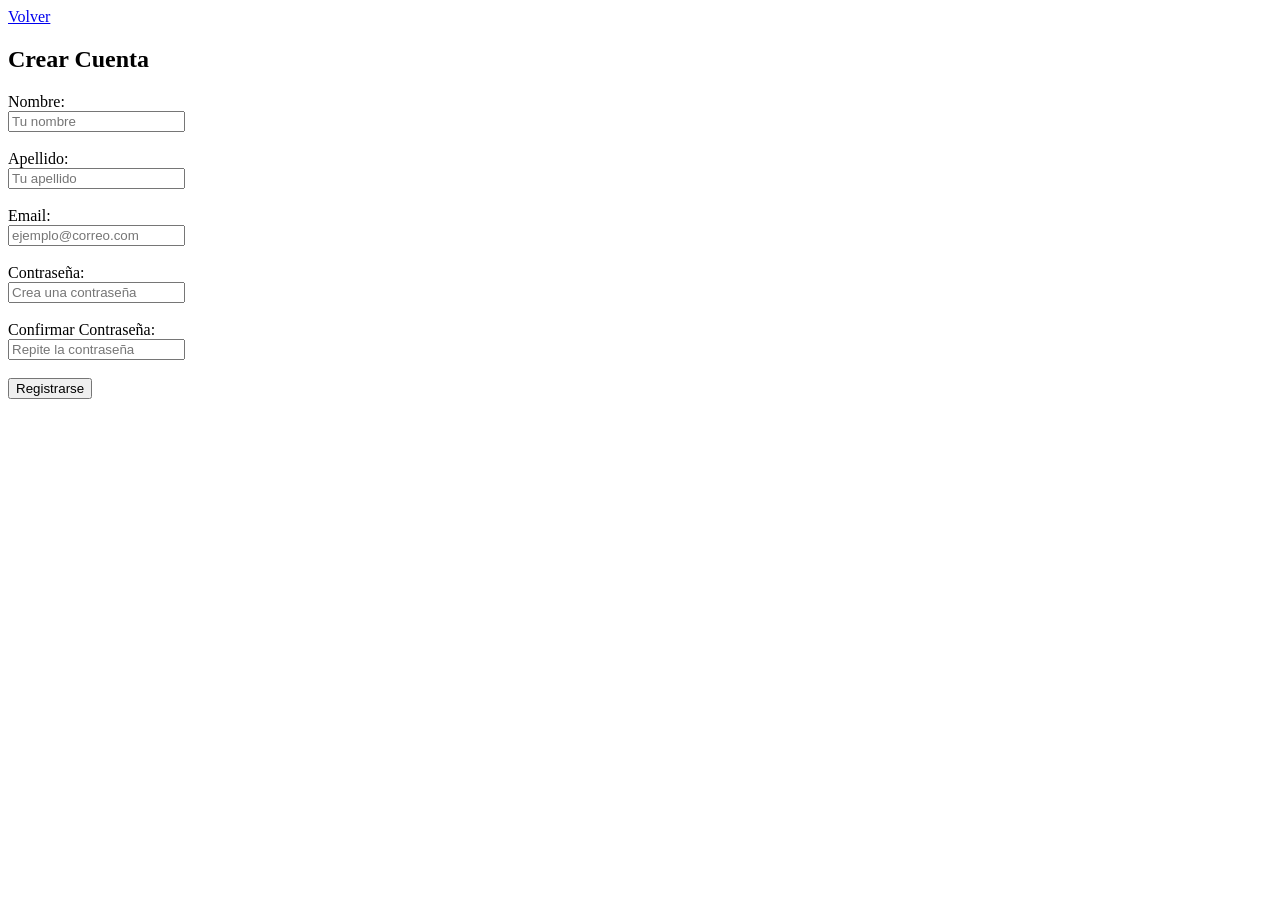
<file: EjerciciosFront/HtmlP2/register.html>
<!DOCTYPE html>
<html lang="es">
<head>
    <meta charset="UTF-8">
    <title>Registrarse</title>
</head>
<body>

    <a href="../CssP2y3/ejercicio2.html">Volver</a>

    <h2>Crear Cuenta</h2>

    <form>
        <div>
            <label for="nombre">Nombre:</label><br>
            <input type="text" id="nombre" name="nombre" placeholder="Tu nombre">
        </div>
        <br>
        <div>
            <label for="apellido">Apellido:</label><br>
            <input type="text" id="apellido" name="apellido" placeholder="Tu apellido">
        </div>
        <br>
        <div>
            <label for="email">Email:</label><br>
            <input type="email" id="email" name="email" placeholder="ejemplo@correo.com">
        </div>
        <br>
        <div>
            <label for="password">Contraseña:</label><br>
            <input type="password" id="password" name="password" placeholder="Crea una contraseña">
        </div>
        <br>
        <div>
            <label for="password2">Confirmar Contraseña:</label><br>
            <input type="password" id="password2" name="password2" placeholder="Repite la contraseña">
        </div>
        <br>
        <div>
            <input type="submit" value="Registrarse">
        </div>
    </form>

</body>
</html>
</file>
<file: paginaMiceli/styles.css>
:root{
    --verdeOscuro: #000e01;
    --verdePrincipal: #00ff1a;
    --verdePrincipalVariante: #00cc14;
    --verdeSecundario: #002b04;
    --verdeSecundarioVariante: #004d09;
    --fontPrincipal: 'Roboto', sans-serif;
    --fontTitulos: 'Overseer', sans-serif;
}
@font-face {
    font-family: 'Overseer';
    src: url('overseerFont/Overseer.otf');
    font-weight: 400;
    font-style: normal;
}
@font-face {
    font-family: 'Overseer';
    src: url('overseerFont/Overseer Italic.otf');
    font-weight: 400;
    font-style: italic;
}

@font-face {
    font-family: 'Overseer';
    src: url('overseerFont/Overseer Bold.otf');
    font-weight: 700;
    font-style: normal;
}

@font-face {
    font-family: 'Overseer';
    src: url('overseerFont/Overseer Bold Italic.otf');
    font-weight: 700;
    font-style: italic;
}

*::selection{
  background-color: var(--verdePrincipal);
  color: var(--verdeOscuro);
}

body{
    background-color: var(--verdeOscuro);
    color: var(--verdePrincipal);
    font-family: var(--fontPrincipal);
    font-weight: 700;
    margin: 0;
    padding: 0;
}


.textoEspecialHover:hover {
  background-color: var(--verdePrincipal);
  color: var(--verdeSecundario);
  text-shadow: none;
  box-shadow: 0 0 6px var(--verdePrincipal);
}

/*======== HEADER =========*/

.header {
  padding-top: 1rem;
  background-color: var(--verdeOscuro);
  position: sticky;
  top: 0;
  z-index: 100;
  border-bottom: 1px solid var(--verdePrincipal);
  display: flex;
  justify-content: center;
}

.headerList {
  display: flex;
  gap: 2.2rem;
  list-style: none;
  margin: 0;
  padding: 0;
}

.headerLink {
  padding: 0 1rem;
  color: var(--verdePrincipal);
  font-weight: 700;
  font-family: var(--fontPrincipal);
  text-decoration: none;
  font-size: clamp(0.9rem, 1.5vw, 1.4rem);
  border: 1px solid var(--verdeOscuro);
  border-left: 1px solid var(--verdeOscuro);
  border-right: 1px solid var(--verdeOscuro);
}

.headerLink.active {
  text-shadow: 0 0 10px var(--verdePrincipal);
  border-bottom: 2px solid var(--verdeOscuro);
  border-left: 1px solid var(--verdePrincipal);
  border-right: 1px solid var(--verdePrincipal);
}

.headerLink:hover {
  text-shadow: 0 0 10px var(--verdePrincipal);
  transition: text-shadow 0.2s ease;
}

.headerLink:active {
  text-shadow: none;
}
/*=====================================*/
/*======== HEADER PARA MOBILE =========*/
@media (max-width: 768px) {
  .headerNav {
    display: flex;
  }

  .headerList {
    flex-direction: row;
    gap: 1rem;
    padding: 0;
  }

  .headerItem {
    padding: 0;
    border-bottom: none;
  }

  .headerLink {
    font-size: 0;
    color: transparent;
    display: block;
  }

  .headerLink::before {
    content: attr(data-mobile);
    color: var(--verdePrincipal);
    font-size: 1rem;
  } /* Agrega un pseudo-elemento para mostrar el texto en móvil*/
}
/*========================================*/

/*======== MAIN =========*/

.pipboyConditionContainer {
  display: flex;
  flex-direction: column;
  align-items: center;
  gap: 0.8rem;
  width: 100%;
}

.conditionArriba,
.conditionAbajo {
  display: flex;
  justify-content: center;
  width: 50%;
}

.conditionMedio {
  display: flex;
  align-items: center;
  justify-content: center;
  gap: 2rem;
}

.conditionBarras {
  display: flex;
  flex-direction: column;
  gap: 0.6rem;
}

.statBarH {
  width: 3rem;
  height: 6px;
  border: 1px solid var(--verdePrincipal);
  overflow: hidden;
}

.statFill {
  width: 100%;
  height: 100%;
  background-color: var(--verdePrincipal);
  box-shadow: 0 0 6px var(--verdePrincipal);
}

.heroSection {
  display: flex;
  flex-direction: column;
  align-items: center;
  gap: 1.5rem;
  padding: 3rem 2rem;
}

.textoMedio {
  display: flex;
  justify-content: center;
  }

.titulos {
  display: flex;
  flex-direction: column;
  align-items: center;
}

.titulo{
  font-family: var(--fontTitulos);
}

.titulos > *{
  text-shadow: 0 0 4px var(--verdePrincipal)  ;
}

.parteArriba {
  font-size: clamp(2rem, 3vw, 2.5rem);
  margin: -10px;
}

.parteAbajo {
  font-size: clamp(5rem, 10vw, 11rem);
}

.infoContainer{
  display: flex;
  justify-content: center;
  align-items: center;
  gap: 2rem;
}

.box{
  display: flex;
  align-items: stretch;
  gap: 3px;
}

.box > a:hover{
  background-color: var(--verdeSecundarioVariante);
  transition: all 0.2s ease;
}

.logoContainer {
  display: flex;
  align-items: center;
  background: var(--verdeSecundario);
  padding: 0.5em;
}

.logoContainer img{
  height: clamp(3rem, 4vw, 4.2em);
}

.dataContainer{
  display: flex;
  align-items: center;
  flex-direction: column;
  justify-content: space-between;
  background: var(--verdeSecundario);
  padding: 0.2em;
}

.dataContainer > *{
  text-shadow: 0 0 4px var(--verdePrincipal);
  text-align: center;
  font-size: clamp(20px, 2vw, 20px);
  line-height: 1.5;
  margin: 0;
}

.dataContainer p{
  font-weight: 600;
}

.dataContainer span{
  font-size: clamp(24px, 2vw, 28px);

}

.introSection {
  display: flex;
  flex-direction: column;
  justify-content: center;
  align-items: center;
  padding: 3rem 2rem;
  margin: 0 auto;
  max-width: 800px;
  text-align: center;
  border-top: 1px solid transparent;
  border-bottom: 1px solid transparent;
  border-image: linear-gradient(to right, transparent, var(--verdePrincipal), transparent) 1;
} 

.introDesc {
  font-size: clamp(0.85rem, 1.5vw, 1.1rem);
  font-weight: 400;
  line-height: 2;
  color: var(--verdePrincipal);
  opacity: 0.85;
  margin: 0;
  letter-spacing: 0.04em;
}

.introFoto{
  width: clamp(120px, 20vw, 100px);
  margin-top: 1rem;
}

/*======== GAMES SECTION =========*/

.gamesSection {
  display: flex;
  flex-direction: column;
  gap: 1rem;
  max-width: 750px;
  margin: 0 auto;
  padding: 2rem;
}

.gameCard {
  display: flex;
  align-items: center;
  gap: 1.5rem;
  padding: 1.2rem 1.5rem;
  border: 1px solid var(--verdeSecundario);
  background-color: var(--verdeSecundario);
  text-decoration: none;
  color: var(--verdePrincipal);
  transition: all 0.2s ease;
}

.gameCard:hover {
  border-color: var(--verdePrincipal);
  box-shadow: 0 0 14px rgba(0, 255, 26, 0.25);
  transform: translateX(6px);
}

.gameIzquierda {
  display: flex;
  align-items: center;
  gap: 0.3rem;
  min-width: 5rem;
}

.gameDerecha {
  display: flex;
  flex-direction: column;
  gap: 0.3rem;
}

.gameYear {
  font-family: 'Courier New', monospace;
  font-size: clamp(0.75rem, 1.2vw, 1rem);
  opacity: 0.5;
  text-align: center;
}

.gameTitle {
  font-family: var(--fontTitulos);
  font-size: clamp(1rem, 2.5vw, 1.6rem);
  margin: 0;
  text-shadow: 0 0 6px var(--verdePrincipal);
}

.gameDesc {
  font-size: clamp(0.75rem, 1.2vw, 0.9rem);
  font-weight: 400;
  opacity: 0.7;
  margin: 0;
  line-height: 1.5;
}

.gameArrow {
  font-size: clamp(1.2rem, 2.5vw, 2rem);
  opacity: 0.4;
  transition: all 0.2s ease;
}

.gameCard:hover .gameArrow {
  opacity: 1;
}

@media (max-  : 768px) {
  .gamesSection {
    padding: 1rem;
  }

  .gameCard {
    grid-template-columns: 4rem 1fr;
    grid-template-rows: auto auto;
  }

  .gameArrow {
    display: none;
  }
}

/*========================================*/

/*======== FOOTER =========*/

.footer {
  display: flex;
  flex-direction: column;
  align-items: center;
  gap: 0.3rem;
  padding: 1.5rem;
  border-top: 1px solid var(--verdePrincipal);
  margin-top: 3rem;
  text-align: center;
}

.footerNombre {
  font-family: var(--fontTitulos);
  color: var(--verdePrincipal);
  text-decoration: none;
  font-size: clamp(1rem, 2vw, 1.4rem);
  margin: 0;
  padding: 2px;
  text-shadow: 0 0 6px var(--verdePrincipal);
}

.footerInfo {
  font-size: 0.85rem;
  font-weight: 400;
  opacity: 0.6;
  margin: 0;
}
</file>
<file: EjerciciosFront/CssP1/styles.css>
.parrafo-azul {
    color: blue;
}

.enlace-custom {
    color: green;
    text-decoration: none;
}


.lista-custom {
    list-style-image: url("data:image/svg+xml,<svg xmlns='http://www.w3.org/2000/svg' width='12' height='12'><circle cx='6' cy='6' r='6' fill='orange'/></svg>");
}


.menu {
    list-style: none;
    padding: 0;
    background-color: #615555;
}

.menu li {
    display: inline-block;
}

.menu li a {
    display: inline-block;
    color: white;
    text-decoration: none;
    padding: 10px 20px;
}

.menu li a:hover {
    background-color: #555;
}


.caja {
    width: 150px;
    height: 150px;
    background-color: rgb(253, 0, 0);
    transition: background-color 0.3s;
}

.caja:hover {
    background-color: rgb(9, 255, 0);
}
</file>
<file: paginaMiceli/fallout.css>
/*======== GAME HERO =========*/
.heroSection1 {
  background: url('img/fallout1.jpg') top center/cover no-repeat;
  color: var(--verdePrincipal);
} 

.gameHero {
  display: flex;
  justify-content: center;
  align-items: center;
  min-height: 50vh;
  padding: 4rem 2rem;
  text-align: center;
  border-bottom: 1px solid var(--verdeSecundario);
}

.gameHeroContent {
  display: flex;
  flex-direction: column;
  align-items: center;
  gap: 1rem;
  max-width: 700px;
}

.gameHeroYear {
  font-family: 'Courier New', monospace;
  font-size: clamp(0.75rem, 1.5vw, 1rem);
  opacity: 0.5;
  margin: 0;
}

.gameHeroTitle {
  font-family: var(--fontTitulos);
  font-size: clamp(4rem, 12vw, 9rem);
  margin: 0;
  line-height: 1;
  text-shadow: 0 0 30px var(--verdePrincipal);
}

.gameHeroTitle::selection{
  background-color: var(--verdePrincipal);
  color: var(--verdeOscuro);
}

.gameHeroSub {
  font-size: clamp(0.9rem, 2vw, 1.2rem);
  font-weight: 400;
  opacity: 0.75;
  margin: 0;
  line-height: 1.8;
}

.gameHeroLink {
  color: var(--verdePrincipal);
  text-decoration: none;
  font-size: clamp(0.8rem, 1.5vw, 1rem);
  border: 1px solid var(--verdePrincipal);
  padding: 0.5rem 1.2rem;
  transition: all 0.2s ease;
  margin-top: 0.5rem;
}

.gameHeroLink:hover {
  background-color: var(--verdePrincipal);
  color: var(--verdeOscuro);
}

/*======== STORYLINE =========*/

.storyline {
  max-width: 800px;
  margin: 0 auto;
  padding: 3rem 2rem;
  display: flex;
  flex-direction: column;
  gap: 3rem;
}

.storyChapter {
  display: flex;
  justify-content: flex-start;
}

.chapterNumber {
  font-family: monospace;
  font-size: clamp(0.7rem, 1.2vw, 0.85rem);
  opacity: 0.4;
}

.chapterReverse {
  justify-content: flex-end;
}

.chapterText {
  max-width: 560px;
  display: flex;
  flex-direction: column;
  gap: 0.6rem;
  border-left: 2px solid var(--verdePrincipal);
  padding-left: 1.5rem;
}

.chapterReverse .chapterText {
  border-left: none;
  border-right: 2px solid var(--verdePrincipal);
  padding-left: 0;
  padding-right: 1.5rem;
  text-align: right;
}


.chapterTitle {
  font-family: var(--fontTitulos);
  font-size: clamp(1.4rem, 3vw, 2rem);
  margin: 0;
  text-shadow: 0 0 8px var(--verdePrincipal);
}

.chapterDesc {
  font-size: clamp(0.85rem, 1.5vw, 1rem);
  font-weight: 400;
  line-height: 1.9;
  opacity: 0.8;
  margin: 0;
}

/*======== personajes =========*/

.personajesSection {
  padding: 3rem 2rem;
  max-width: 1200px;
  margin: 0 auto;
}

.personajesTitle {
  font-family: var(--fontTitulos);
  font-size: clamp(1.5rem, 3vw, 2.2rem);
  text-align: center;
  margin: 0 0 2rem 0;
  text-shadow: 0 0 8px var(--verdePrincipal);
}

.personajesGrid {
  display: grid;
  grid-template-columns: repeat(auto-fit, minmax(200px, 1fr));
  gap: 1.2rem;
}

.personajeCard {
  background-color: var(--verdeSecundario);
  border: 1px solid var(--verdeSecundario);
  padding: 1.2rem;
  display: flex;
  flex-direction: column;
  gap: 0.3rem;
  transition: all 0.2s ease;
}

.personajeCard:hover {
  border-color: var(--verdePrincipal);
  box-shadow: 0 0 12px var(--verdePrincipal);
}

.personajeName {
  font-family: var(--fontTitulos);
  font-size: clamp(1rem, 2vw, 1.3rem);
  margin: 0;
}

.personajeRol {
  font-family: 'Courier New', monospace;
  font-size: clamp(0.7rem, 1vw, 0.8rem);
  opacity: 0.5;
  margin: 0;
}

.personajeDesc {
  font-size: clamp(0.8rem, 1.3vw, 0.9rem);
  font-weight: 400;
  opacity: 0.75;
  line-height: 1.6;
  margin: 0.4rem 0 0 0;
}
</file>
<file: paginaMiceli/fallout4.css>
.heroSection4 {
  background: url('img/fallout4.jpg') top center/cover no-repeat;
}
</file>
<file: paginaMiceli/falloutnv.css>
:root{
    /*cambios por la estetica del juego*/
    --verdeOscuro: #0e0a03;
    --verdePrincipal: #CF9435;
    --verdeSecundario: #463212;
}
.heroSectionNV {
  background: url('img/falloutNv.jpg') top center/cover no-repeat;
}
</file>
<file: EjerciciosFront/HtmlP1/styles.css>
body {
  font-family: Arial, sans-serif;
  margin: 20px;
  background-color: white;
  color: black;
}

h1 {
  color: darkblue;
}

h2 {
  color: navy;
}

img {
  max-width: 500px;
}

a {
  color: blue;
}

ol li {
  margin-bottom: 8px;
}
</file>
